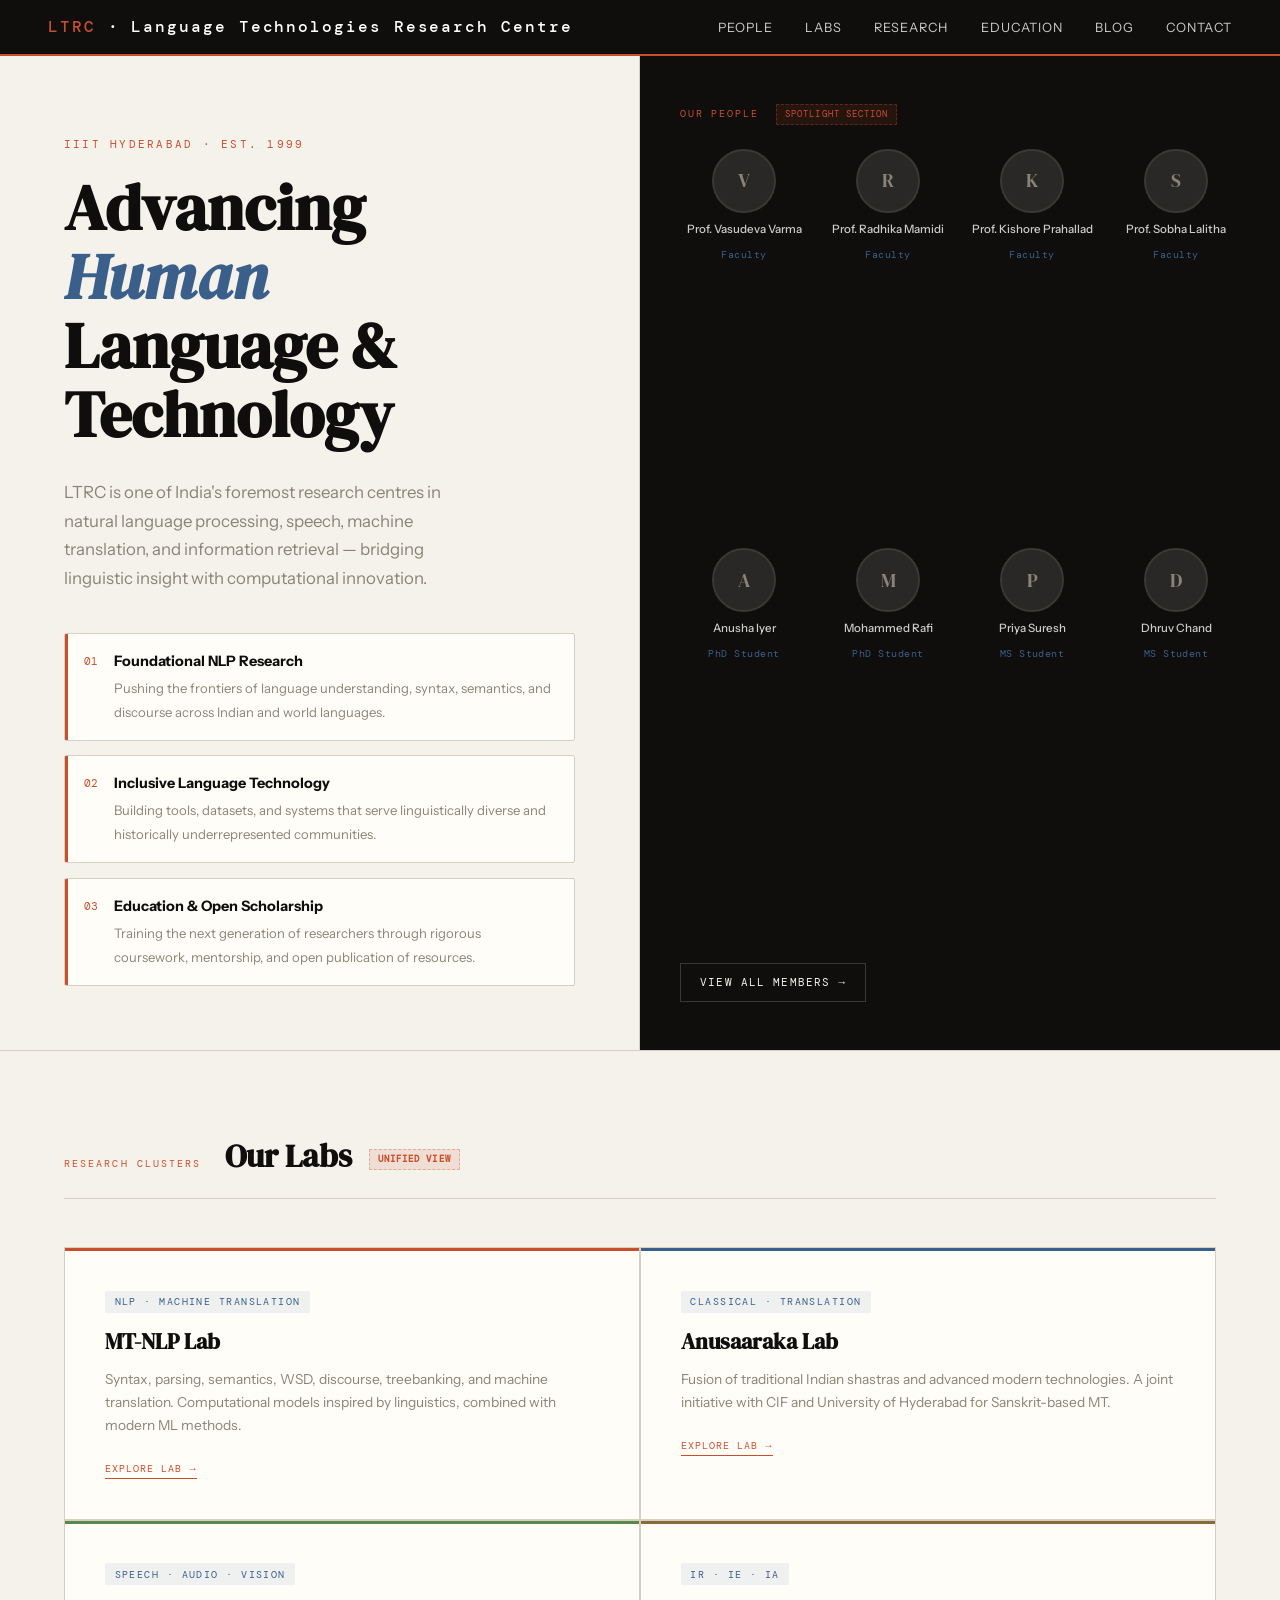
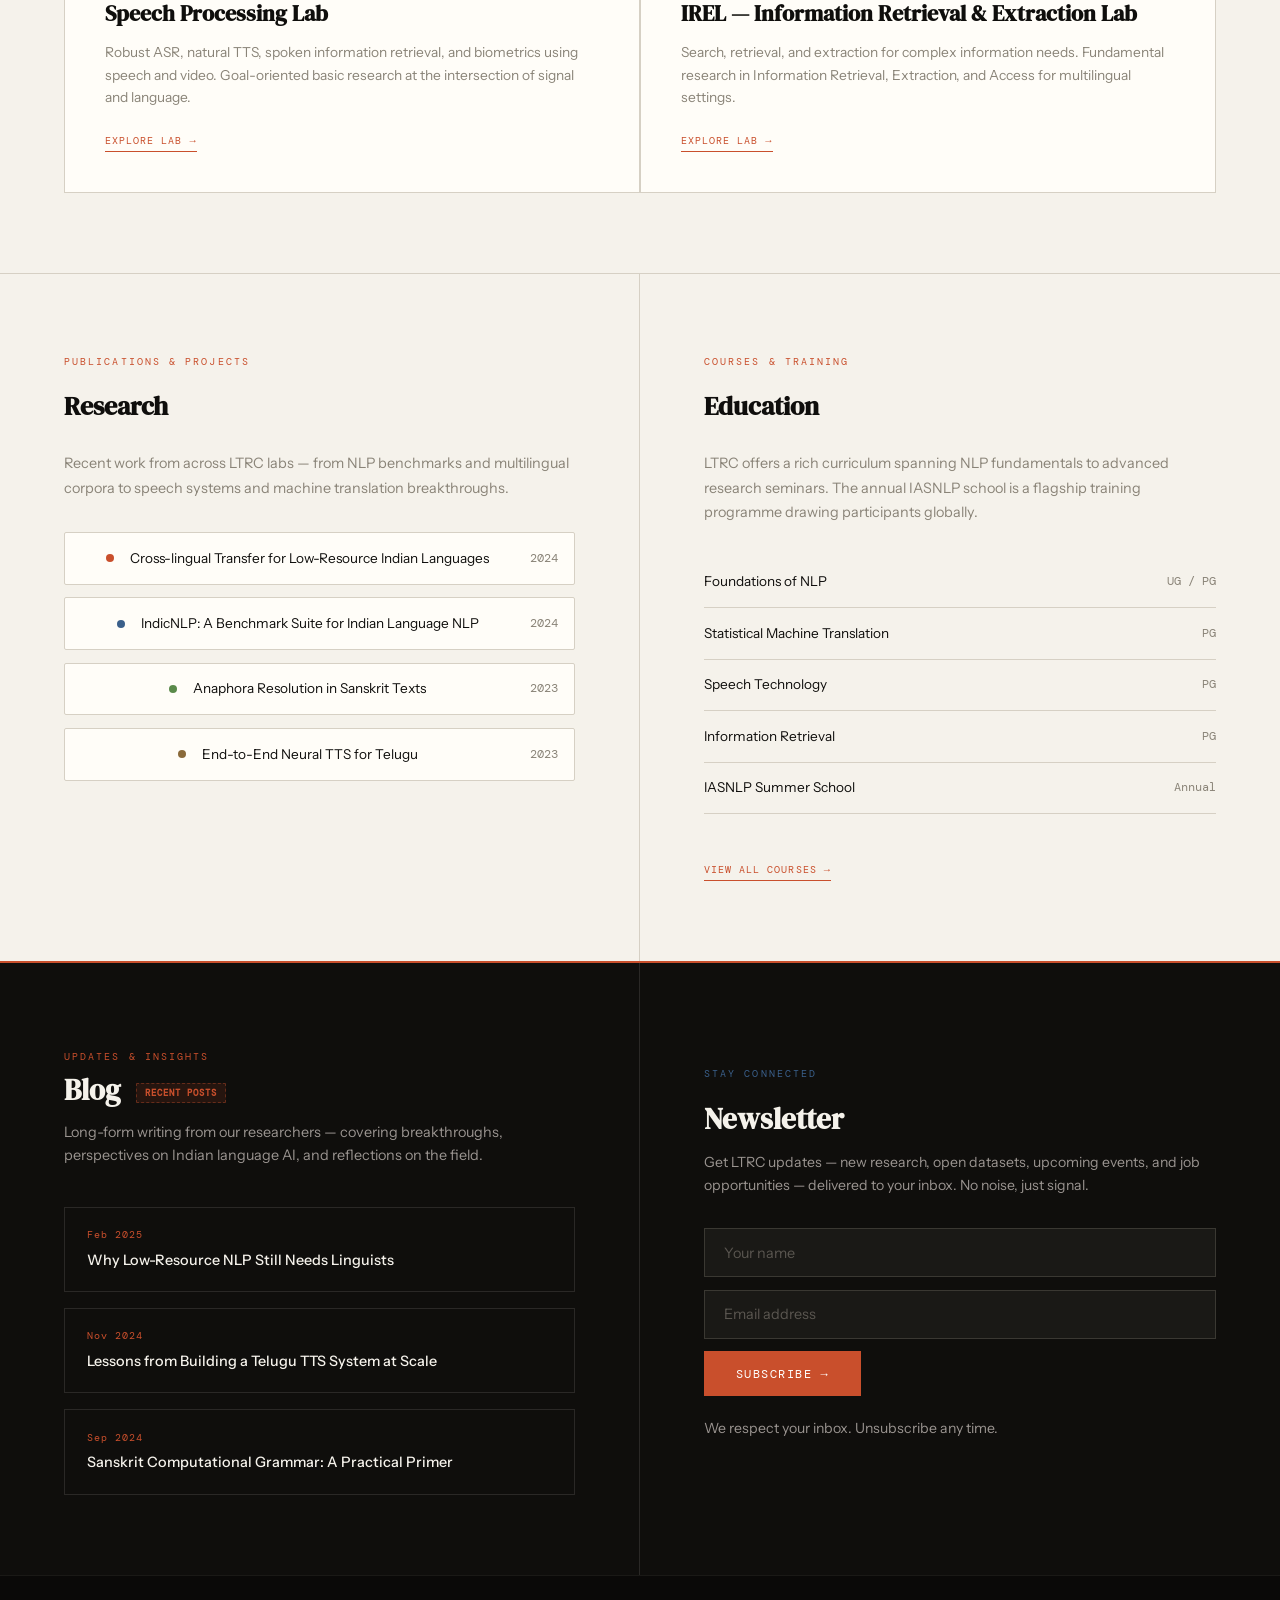
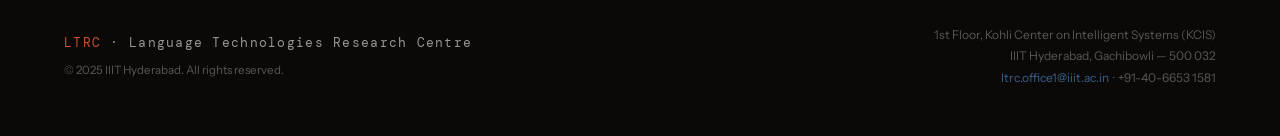
<file: anuura/webpage/webpage-semiform.html>
<!DOCTYPE html>
<html lang="en">
<head>
<meta charset="UTF-8" />
<meta name="viewport" content="width=device-width, initial-scale=1.0" />
<title>LTRC — Language Technologies Research Centre</title>
<link href="https://fonts.googleapis.com/css2?family=DM+Serif+Display:ital@0;1&family=DM+Mono:wght@400;500&family=Instrument+Sans:wght@400;500;600&display=swap" rel="stylesheet" />
<style>
  *, *::before, *::after { box-sizing: border-box; margin: 0; padding: 0; }

  :root {
    --ink: #0f0e0c;
    --paper: #f5f2eb;
    --accent: #c94f2c;
    --accent2: #3a5f8a;
    --muted: #8a8478;
    --border: #d6d0c4;
    --card: #fffdf8;
  }

  html { scroll-behavior: smooth; }

  body {
    font-family: 'Instrument Sans', sans-serif;
    background: var(--paper);
    color: var(--ink);
    font-size: 15px;
    line-height: 1.6;
  }

  /* ── NAV ── */
  nav {
    position: sticky; top: 0; z-index: 100;
    background: var(--ink);
    color: #fff;
    display: flex; align-items: center; justify-content: space-between;
    padding: 0 3rem;
    height: 56px;
    border-bottom: 2px solid var(--accent);
  }
  .nav-brand {
    font-family: 'DM Mono', monospace;
    font-size: 1rem; font-weight: 500;
    letter-spacing: 0.12em;
    color: #fff;
  }
  .nav-brand span { color: var(--accent); }
  nav ul { list-style: none; display: flex; gap: 2rem; }
  nav ul li a {
    color: #ccc; text-decoration: none;
    font-size: 0.8rem; letter-spacing: 0.08em; text-transform: uppercase;
    transition: color 0.2s;
  }
  nav ul li a:hover { color: var(--accent); }

  /* ── HERO ── */
  .hero {
    display: grid; grid-template-columns: 1fr 1fr;
    min-height: 88vh;
    border-bottom: 1px solid var(--border);
  }
  .hero-left {
    padding: 5rem 4rem 4rem 4rem;
    display: flex; flex-direction: column; justify-content: center;
    border-right: 1px solid var(--border);
  }
  .hero-eyebrow {
    font-family: 'DM Mono', monospace;
    font-size: 0.7rem; letter-spacing: 0.2em; text-transform: uppercase;
    color: var(--accent); margin-bottom: 1.2rem;
  }
  .hero-title {
    font-family: 'DM Serif Display', serif;
    font-size: clamp(2.8rem, 5vw, 4.4rem);
    line-height: 1.08;
    color: var(--ink);
    margin-bottom: 1.8rem;
  }
  .hero-title em { font-style: italic; color: var(--accent2); }
  .hero-sub {
    font-size: 1.05rem; color: var(--muted);
    max-width: 420px; line-height: 1.7;
    margin-bottom: 2.5rem;
  }
  .hero-pillars {
    display: flex; flex-direction: column; gap: 0.9rem;
  }
  .pillar {
    display: flex; align-items: flex-start; gap: 1rem;
    background: var(--card);
    border: 1px solid var(--border);
    padding: 1rem 1.2rem;
    border-radius: 2px;
    position: relative; overflow: hidden;
  }
  .pillar::before {
    content: ''; position: absolute; left: 0; top: 0; bottom: 0;
    width: 3px; background: var(--accent);
  }
  .pillar-num {
    font-family: 'DM Mono', monospace;
    font-size: 0.7rem; color: var(--accent);
    margin-top: 3px; flex-shrink: 0;
  }
  .pillar-text strong { display: block; font-size: 0.9rem; margin-bottom: 0.2rem; }
  .pillar-text span { font-size: 0.82rem; color: var(--muted); }

  /* HERO RIGHT — people strip */
  .hero-right {
    background: var(--ink);
    padding: 3rem 2.5rem;
    display: flex; flex-direction: column;
  }
  .people-label {
    font-family: 'DM Mono', monospace;
    font-size: 0.65rem; letter-spacing: 0.18em; text-transform: uppercase;
    color: var(--accent); margin-bottom: 1.5rem;
  }
  .people-grid {
    display: grid; grid-template-columns: repeat(4, 1fr); gap: 1rem;
    flex: 1;
  }
  .person-card {
    display: flex; flex-direction: column; align-items: center;
    text-align: center; gap: 0.6rem;
  }
  .avatar {
    width: 64px; height: 64px; border-radius: 50%;
    background: #2a2826;
    border: 2px solid #3a3832;
    display: flex; align-items: center; justify-content: center;
    font-family: 'DM Serif Display', serif;
    font-size: 1.2rem; color: var(--muted);
  }
  .person-name {
    font-size: 0.72rem; color: #ccc; font-weight: 500;
    line-height: 1.3;
  }
  .person-role {
    font-family: 'DM Mono', monospace;
    font-size: 0.6rem; color: var(--accent2); letter-spacing: 0.05em;
  }
  .people-cta {
    margin-top: 2rem;
    display: inline-block; align-self: flex-start;
    font-family: 'DM Mono', monospace;
    font-size: 0.7rem; letter-spacing: 0.1em; text-transform: uppercase;
    color: var(--paper); text-decoration: none;
    border: 1px solid #3a3832; padding: 0.6rem 1.2rem;
    transition: all 0.2s;
  }
  .people-cta:hover { background: var(--accent); border-color: var(--accent); }

  /* ── LABS ── */
  .section { padding: 5rem 4rem; }
  .section-header {
    display: flex; align-items: baseline; gap: 1.5rem;
    margin-bottom: 3rem; border-bottom: 1px solid var(--border); padding-bottom: 1rem;
  }
  .section-label {
    font-family: 'DM Mono', monospace;
    font-size: 0.65rem; letter-spacing: 0.2em; text-transform: uppercase;
    color: var(--accent);
  }
  .section-title {
    font-family: 'DM Serif Display', serif;
    font-size: 2rem; color: var(--ink);
  }

  .labs-grid {
    display: grid; grid-template-columns: repeat(2, 1fr); gap: 1.5px;
    background: var(--border);
    border: 1px solid var(--border);
  }
  .lab-card {
    background: var(--card);
    padding: 2.5rem;
    transition: background 0.2s;
    cursor: pointer;
    position: relative;
  }
  .lab-card:hover { background: #fff; }
  .lab-tag {
    font-family: 'DM Mono', monospace;
    font-size: 0.6rem; letter-spacing: 0.15em; text-transform: uppercase;
    color: var(--accent2);
    background: rgba(58,95,138,0.08);
    padding: 0.2rem 0.6rem; border-radius: 1px;
    display: inline-block; margin-bottom: 1rem;
  }
  .lab-name {
    font-family: 'DM Serif Display', serif;
    font-size: 1.4rem; margin-bottom: 0.8rem; line-height: 1.2;
  }
  .lab-desc { font-size: 0.86rem; color: var(--muted); line-height: 1.65; }
  .lab-link {
    display: inline-block; margin-top: 1.5rem;
    font-family: 'DM Mono', monospace;
    font-size: 0.65rem; letter-spacing: 0.1em; text-transform: uppercase;
    color: var(--accent); text-decoration: none;
    border-bottom: 1px solid var(--accent); padding-bottom: 1px;
  }
  .lab-card:hover .lab-link { letter-spacing: 0.16em; }
  .lab-accent-bar {
    position: absolute; top: 0; left: 0; right: 0;
    height: 3px;
  }
  .lab-card:nth-child(1) .lab-accent-bar { background: var(--accent); }
  .lab-card:nth-child(2) .lab-accent-bar { background: var(--accent2); }
  .lab-card:nth-child(3) .lab-accent-bar { background: #5a8a4a; }
  .lab-card:nth-child(4) .lab-accent-bar { background: #8a6a3a; }

  /* ── RESEARCH + EDUCATION ── */
  .re-section {
    display: grid; grid-template-columns: 1fr 1fr;
    border-top: 1px solid var(--border);
  }
  .re-panel {
    padding: 5rem 4rem;
  }
  .re-panel:first-child { border-right: 1px solid var(--border); }
  .re-panel .section-label { display: block; margin-bottom: 1rem; }
  .re-panel .section-title { font-size: 1.6rem; margin-bottom: 1.5rem; }
  .re-panel p { font-size: 0.9rem; color: var(--muted); margin-bottom: 2rem; line-height: 1.7; }
  .re-items { display: flex; flex-direction: column; gap: 0.8rem; }
  .re-item {
    display: flex; align-items: center; gap: 1rem;
    padding: 0.9rem 1rem;
    background: var(--card); border: 1px solid var(--border);
    border-radius: 2px; text-decoration: none; color: var(--ink);
    font-size: 0.85rem; transition: border-color 0.2s;
  }
  .re-item:hover { border-color: var(--accent2); }
  .re-dot {
    width: 8px; height: 8px; border-radius: 50%; flex-shrink: 0;
    background: var(--accent2);
  }
  .re-item span { color: var(--muted); font-size: 0.75rem; margin-left: auto;
    font-family: 'DM Mono', monospace; }

  /* courses */
  .course-table { width: 100%; border-collapse: collapse; }
  .course-table tr { border-bottom: 1px solid var(--border); }
  .course-table td { padding: 0.9rem 0; font-size: 0.85rem; }
  .course-table td:last-child { color: var(--muted); font-size: 0.75rem;
    font-family: 'DM Mono', monospace; text-align: right; }

  /* ── BLOG / NEWSLETTER ── */
  .blog-section {
    background: var(--ink); color: var(--paper);
    border-top: 2px solid var(--accent);
  }
  .blog-inner {
    display: grid; grid-template-columns: 1fr 1fr;
    min-height: 480px;
  }
  .blog-left {
    padding: 5rem 4rem;
    border-right: 1px solid #2a2826;
  }
  .blog-left .section-label { color: var(--accent); }
  .blog-left .section-title { color: var(--paper); font-size: 1.8rem; margin-bottom: 0.5rem; }
  .blog-left p { color: #9a9490; font-size: 0.9rem; margin-bottom: 2.5rem; }
  .blog-cards { display: flex; flex-direction: column; gap: 1rem; }
  .blog-card {
    padding: 1.2rem 1.4rem;
    border: 1px solid #2a2826;
    cursor: pointer; transition: border-color 0.2s;
  }
  .blog-card:hover { border-color: var(--accent); }
  .blog-date {
    font-family: 'DM Mono', monospace;
    font-size: 0.6rem; color: var(--accent); letter-spacing: 0.1em;
    margin-bottom: 0.4rem;
  }
  .blog-title-text { font-size: 0.9rem; color: var(--paper); font-weight: 500; }

  /* newsletter */
  .newsletter-right {
    padding: 5rem 4rem;
    display: flex; flex-direction: column; justify-content: center;
  }
  .newsletter-right .section-label { color: var(--accent2); }
  .newsletter-right h3 {
    font-family: 'DM Serif Display', serif;
    font-size: 1.8rem; color: var(--paper);
    margin: 0.8rem 0 0.6rem;
  }
  .newsletter-right p { color: #9a9490; font-size: 0.88rem; margin-bottom: 2rem; }
  .nl-form { display: flex; flex-direction: column; gap: 0.8rem; }
  .nl-input {
    background: #1a1916; border: 1px solid #3a3832;
    padding: 0.9rem 1.2rem; color: var(--paper);
    font-family: 'Instrument Sans', sans-serif; font-size: 0.9rem;
    outline: none; width: 100%;
    transition: border-color 0.2s;
  }
  .nl-input:focus { border-color: var(--accent2); }
  .nl-input::placeholder { color: #5a5650; }
  .nl-btn {
    background: var(--accent); color: #fff;
    border: none; padding: 0.9rem 2rem;
    font-family: 'DM Mono', monospace;
    font-size: 0.75rem; letter-spacing: 0.12em; text-transform: uppercase;
    cursor: pointer; transition: background 0.2s; align-self: flex-start;
  }
  .nl-btn:hover { background: #a83e20; }
  .nl-note { font-size: 0.72rem; color: #5a5650; margin-top: 0.5rem; }

  /* ── FOOTER ── */
  footer {
    background: #0a0908; color: #5a5650;
    padding: 3rem 4rem;
    display: flex; justify-content: space-between; align-items: center;
    border-top: 1px solid #1a1916;
  }
  .footer-brand {
    font-family: 'DM Mono', monospace;
    font-size: 0.8rem; letter-spacing: 0.1em;
    color: #9a9490;
  }
  .footer-brand span { color: var(--accent); }
  .footer-info { font-size: 0.75rem; line-height: 1.8; text-align: right; }
  .footer-info a { color: var(--accent2); text-decoration: none; }

  /* wireframe annotation overlay */
  .wf-tag {
    display: inline-block;
    font-family: 'DM Mono', monospace;
    font-size: 0.55rem; letter-spacing: 0.12em; text-transform: uppercase;
    background: rgba(201,79,44,0.12); color: var(--accent);
    border: 1px dashed rgba(201,79,44,0.35);
    padding: 0.15rem 0.5rem; border-radius: 1px;
    vertical-align: middle; margin-left: 0.6rem;
  }

  @media (max-width: 900px) {
    .hero { grid-template-columns: 1fr; }
    .hero-right { min-height: 300px; }
    .re-section { grid-template-columns: 1fr; }
    .blog-inner { grid-template-columns: 1fr; }
    .labs-grid { grid-template-columns: 1fr; }
    .section { padding: 3rem 1.5rem; }
    .people-grid { grid-template-columns: repeat(3, 1fr); }
  }
</style>
</head>
<body>

<!-- NAV -->
<nav>
  <div class="nav-brand"><span>LTRC</span> · Language Technologies Research Centre</div>
  <ul>
    <li><a href="#people">People</a></li>
    <li><a href="#labs">Labs</a></li>
    <li><a href="#research">Research</a></li>
    <li><a href="#education">Education</a></li>
    <li><a href="#blog">Blog</a></li>
    <li><a href="#contact">Contact</a></li>
  </ul>
</nav>

<!-- HERO -->
<section class="hero">
  <div class="hero-left">
    <p class="hero-eyebrow">IIIT Hyderabad · Est. 1999</p>
    <h1 class="hero-title">
      Advancing <em>Human</em><br/>Language &amp;<br/>Technology
    </h1>
    <p class="hero-sub">
      LTRC is one of India's foremost research centres in natural language processing, speech, machine translation, and information retrieval — bridging linguistic insight with computational innovation.
    </p>

    <!-- 3 PILLARS -->
    <div class="hero-pillars">
      <div class="pillar">
        <span class="pillar-num">01</span>
        <div class="pillar-text">
          <strong>Foundational NLP Research</strong>
          <span>Pushing the frontiers of language understanding, syntax, semantics, and discourse across Indian and world languages.</span>
        </div>
      </div>
      <div class="pillar">
        <span class="pillar-num">02</span>
        <div class="pillar-text">
          <strong>Inclusive Language Technology</strong>
          <span>Building tools, datasets, and systems that serve linguistically diverse and historically underrepresented communities.</span>
        </div>
      </div>
      <div class="pillar">
        <span class="pillar-num">03</span>
        <div class="pillar-text">
          <strong>Education &amp; Open Scholarship</strong>
          <span>Training the next generation of researchers through rigorous coursework, mentorship, and open publication of resources.</span>
        </div>
      </div>
    </div>
  </div>

  <!-- PEOPLE STRIP -->
  <div class="hero-right" id="people">
    <p class="people-label">Our People <span class="wf-tag">spotlight section</span></p>
    <div class="people-grid">
      <!-- Row 1 — Faculty -->
      <div class="person-card">
        <div class="avatar">V</div>
        <div class="person-name">Prof. Vasudeva Varma</div>
        <div class="person-role">Faculty</div>
      </div>
      <div class="person-card">
        <div class="avatar">R</div>
        <div class="person-name">Prof. Radhika Mamidi</div>
        <div class="person-role">Faculty</div>
      </div>
      <div class="person-card">
        <div class="avatar">K</div>
        <div class="person-name">Prof. Kishore Prahallad</div>
        <div class="person-role">Faculty</div>
      </div>
      <div class="person-card">
        <div class="avatar">S</div>
        <div class="person-name">Prof. Sobha Lalitha</div>
        <div class="person-role">Faculty</div>
      </div>
      <!-- Row 2 — PhD Students -->
      <div class="person-card">
        <div class="avatar">A</div>
        <div class="person-name">Anusha Iyer</div>
        <div class="person-role">PhD Student</div>
      </div>
      <div class="person-card">
        <div class="avatar">M</div>
        <div class="person-name">Mohammed Rafi</div>
        <div class="person-role">PhD Student</div>
      </div>
      <div class="person-card">
        <div class="avatar">P</div>
        <div class="person-name">Priya Suresh</div>
        <div class="person-role">MS Student</div>
      </div>
      <div class="person-card">
        <div class="avatar">D</div>
        <div class="person-name">Dhruv Chand</div>
        <div class="person-role">MS Student</div>
      </div>
    </div>
    <a href="#" class="people-cta">View All Members →</a>
  </div>
</section>

<!-- LABS -->
<section class="section" id="labs">
  <div class="section-header">
    <span class="section-label">Research Clusters</span>
    <h2 class="section-title">Our Labs <span class="wf-tag">unified view</span></h2>
  </div>
  <div class="labs-grid">
    <div class="lab-card">
      <div class="lab-accent-bar"></div>
      <span class="lab-tag">NLP · Machine Translation</span>
      <h3 class="lab-name">MT-NLP Lab</h3>
      <p class="lab-desc">Syntax, parsing, semantics, WSD, discourse, treebanking, and machine translation. Computational models inspired by linguistics, combined with modern ML methods.</p>
      <a href="#" class="lab-link">Explore Lab →</a>
    </div>
    <div class="lab-card">
      <div class="lab-accent-bar"></div>
      <span class="lab-tag">Classical · Translation</span>
      <h3 class="lab-name">Anusaaraka Lab</h3>
      <p class="lab-desc">Fusion of traditional Indian shastras and advanced modern technologies. A joint initiative with CIF and University of Hyderabad for Sanskrit-based MT.</p>
      <a href="#" class="lab-link">Explore Lab →</a>
    </div>
    <div class="lab-card">
      <div class="lab-accent-bar"></div>
      <span class="lab-tag">Speech · Audio · Vision</span>
      <h3 class="lab-name">Speech Processing Lab</h3>
      <p class="lab-desc">Robust ASR, natural TTS, spoken information retrieval, and biometrics using speech and video. Goal-oriented basic research at the intersection of signal and language.</p>
      <a href="#" class="lab-link">Explore Lab →</a>
    </div>
    <div class="lab-card">
      <div class="lab-accent-bar"></div>
      <span class="lab-tag">IR · IE · IA</span>
      <h3 class="lab-name">IREL — Information Retrieval &amp; Extraction Lab</h3>
      <p class="lab-desc">Search, retrieval, and extraction for complex information needs. Fundamental research in Information Retrieval, Extraction, and Access for multilingual settings.</p>
      <a href="#" class="lab-link">Explore Lab →</a>
    </div>
  </div>
</section>

<!-- RESEARCH + EDUCATION -->
<div class="re-section">
  <div class="re-panel" id="research">
    <span class="section-label">Publications &amp; Projects</span>
    <h2 class="section-title">Research</h2>
    <p>Recent work from across LTRC labs — from NLP benchmarks and multilingual corpora to speech systems and machine translation breakthroughs.</p>
    <div class="re-items">
      <a class="re-item" href="#">
        <span class="re-dot" style="background: var(--accent)"></span>
        Cross-lingual Transfer for Low-Resource Indian Languages
        <span>2024</span>
      </a>
      <a class="re-item" href="#">
        <span class="re-dot" style="background: var(--accent2)"></span>
        IndicNLP: A Benchmark Suite for Indian Language NLP
        <span>2024</span>
      </a>
      <a class="re-item" href="#">
        <span class="re-dot" style="background: #5a8a4a"></span>
        Anaphora Resolution in Sanskrit Texts
        <span>2023</span>
      </a>
      <a class="re-item" href="#">
        <span class="re-dot" style="background: #8a6a3a"></span>
        End-to-End Neural TTS for Telugu
        <span>2023</span>
      </a>
    </div>
  </div>
  <div class="re-panel" id="education">
    <span class="section-label">Courses &amp; Training</span>
    <h2 class="section-title">Education</h2>
    <p>LTRC offers a rich curriculum spanning NLP fundamentals to advanced research seminars. The annual IASNLP school is a flagship training programme drawing participants globally.</p>
    <table class="course-table">
      <tr>
        <td>Foundations of NLP</td><td>UG / PG</td>
      </tr>
      <tr>
        <td>Statistical Machine Translation</td><td>PG</td>
      </tr>
      <tr>
        <td>Speech Technology</td><td>PG</td>
      </tr>
      <tr>
        <td>Information Retrieval</td><td>PG</td>
      </tr>
      <tr>
        <td>IASNLP Summer School</td><td>Annual</td>
      </tr>
    </table>
    <br/>
    <a href="#" class="lab-link">View All Courses →</a>
  </div>
</div>

<!-- BLOG + NEWSLETTER -->
<section class="blog-section" id="blog">
  <div class="blog-inner">
    <div class="blog-left">
      <span class="section-label">Updates &amp; Insights</span>
      <h2 class="section-title">Blog <span class="wf-tag" style="border-color:rgba(201,79,44,.4)">recent posts</span></h2>
      <p>Long-form writing from our researchers — covering breakthroughs, perspectives on Indian language AI, and reflections on the field.</p>
      <div class="blog-cards">
        <div class="blog-card">
          <div class="blog-date">Feb 2025</div>
          <div class="blog-title-text">Why Low-Resource NLP Still Needs Linguists</div>
        </div>
        <div class="blog-card">
          <div class="blog-date">Nov 2024</div>
          <div class="blog-title-text">Lessons from Building a Telugu TTS System at Scale</div>
        </div>
        <div class="blog-card">
          <div class="blog-date">Sep 2024</div>
          <div class="blog-title-text">Sanskrit Computational Grammar: A Practical Primer</div>
        </div>
      </div>
    </div>
    <div class="newsletter-right">
      <span class="section-label">Stay Connected</span>
      <h3>Newsletter</h3>
      <p>Get LTRC updates — new research, open datasets, upcoming events, and job opportunities — delivered to your inbox. No noise, just signal.</p>
      <div class="nl-form">
        <input class="nl-input" type="text" placeholder="Your name" />
        <input class="nl-input" type="email" placeholder="Email address" />
        <button class="nl-btn">Subscribe →</button>
        <p class="nl-note">We respect your inbox. Unsubscribe any time.</p>
      </div>
    </div>
  </div>
</section>

<!-- FOOTER -->
<footer id="contact">
  <div>
    <div class="footer-brand"><span>LTRC</span> · Language Technologies Research Centre</div>
    <div style="font-size:0.72rem; margin-top:0.5rem;">© 2025 IIIT Hyderabad. All rights reserved.</div>
  </div>
  <div class="footer-info">
    1st Floor, Kohli Center on Intelligent Systems (KCIS)<br/>
    IIIT Hyderabad, Gachibowli — 500 032<br/>
    <a href="mailto:ltrc.office1@iiit.ac.in">ltrc.office1@iiit.ac.in</a> &nbsp;·&nbsp; +91-40-6653 1581
  </div>
</footer>

</body>
</html>
</file>
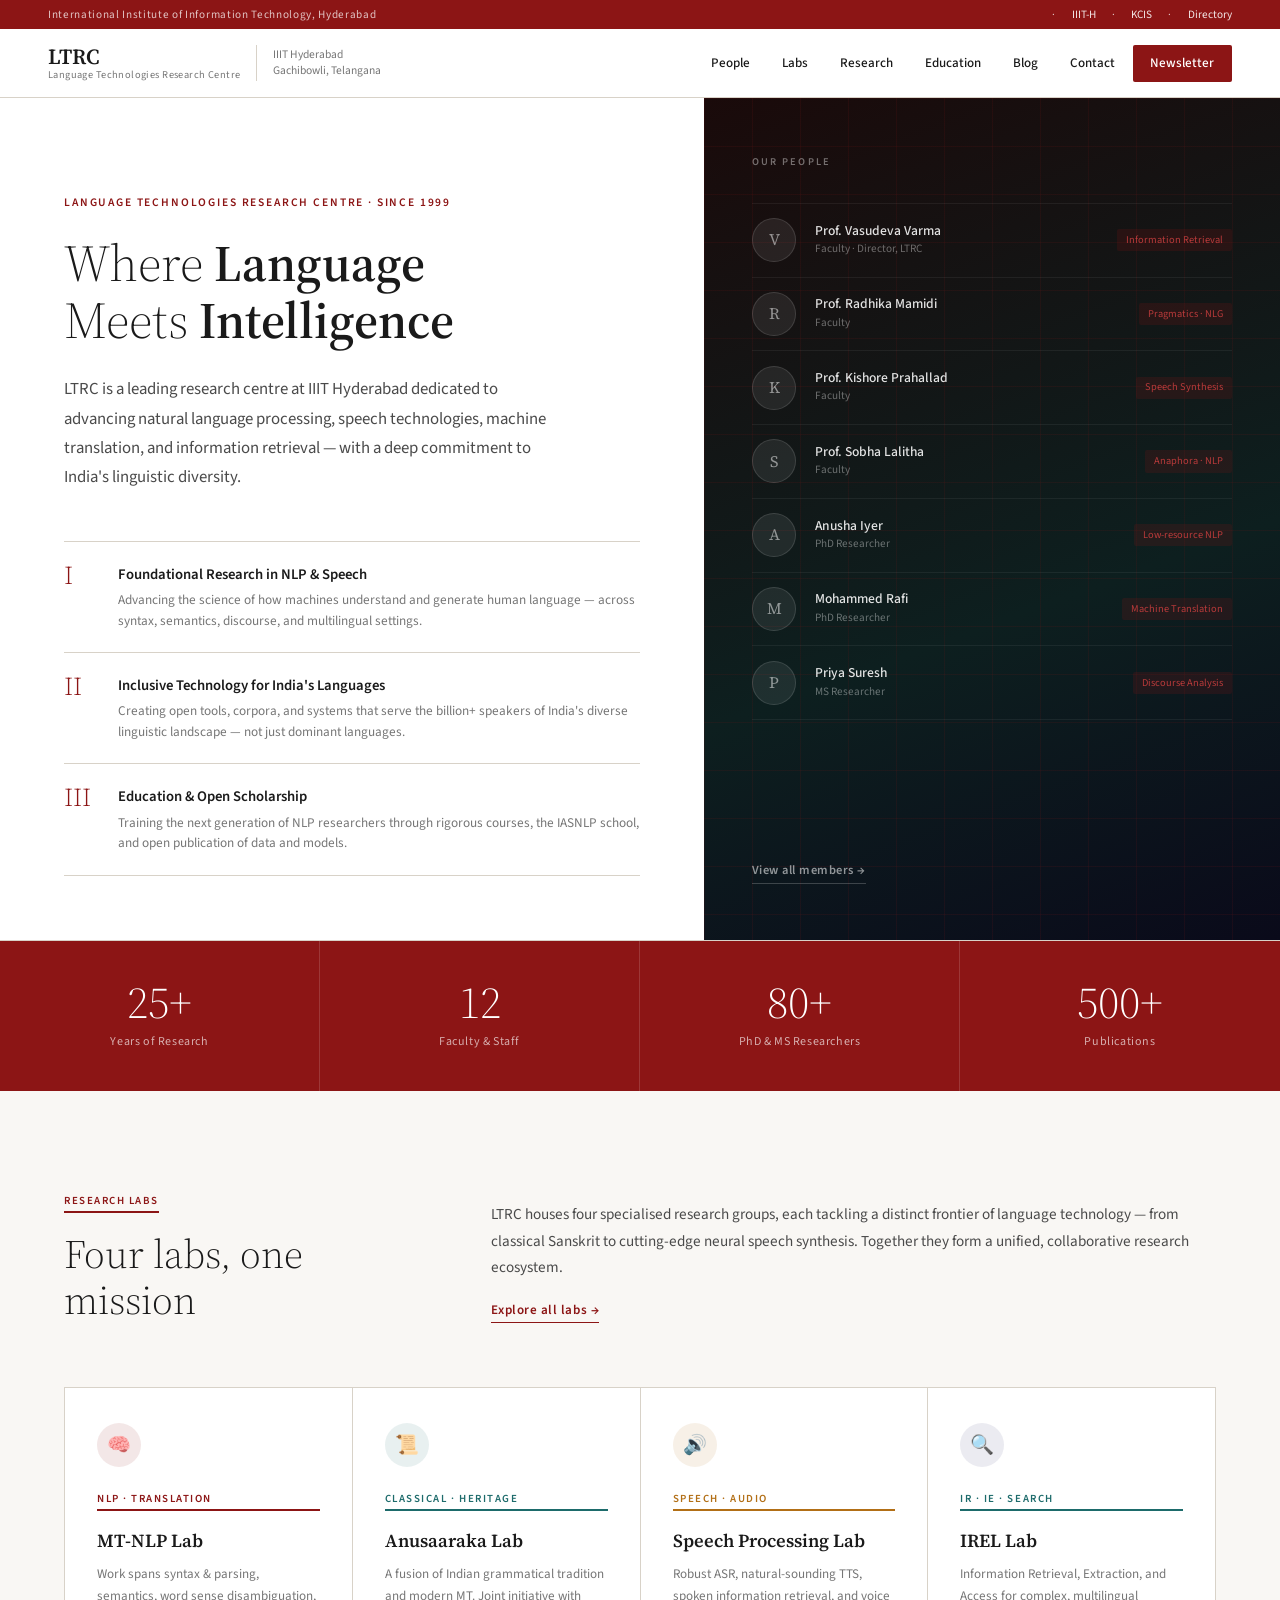
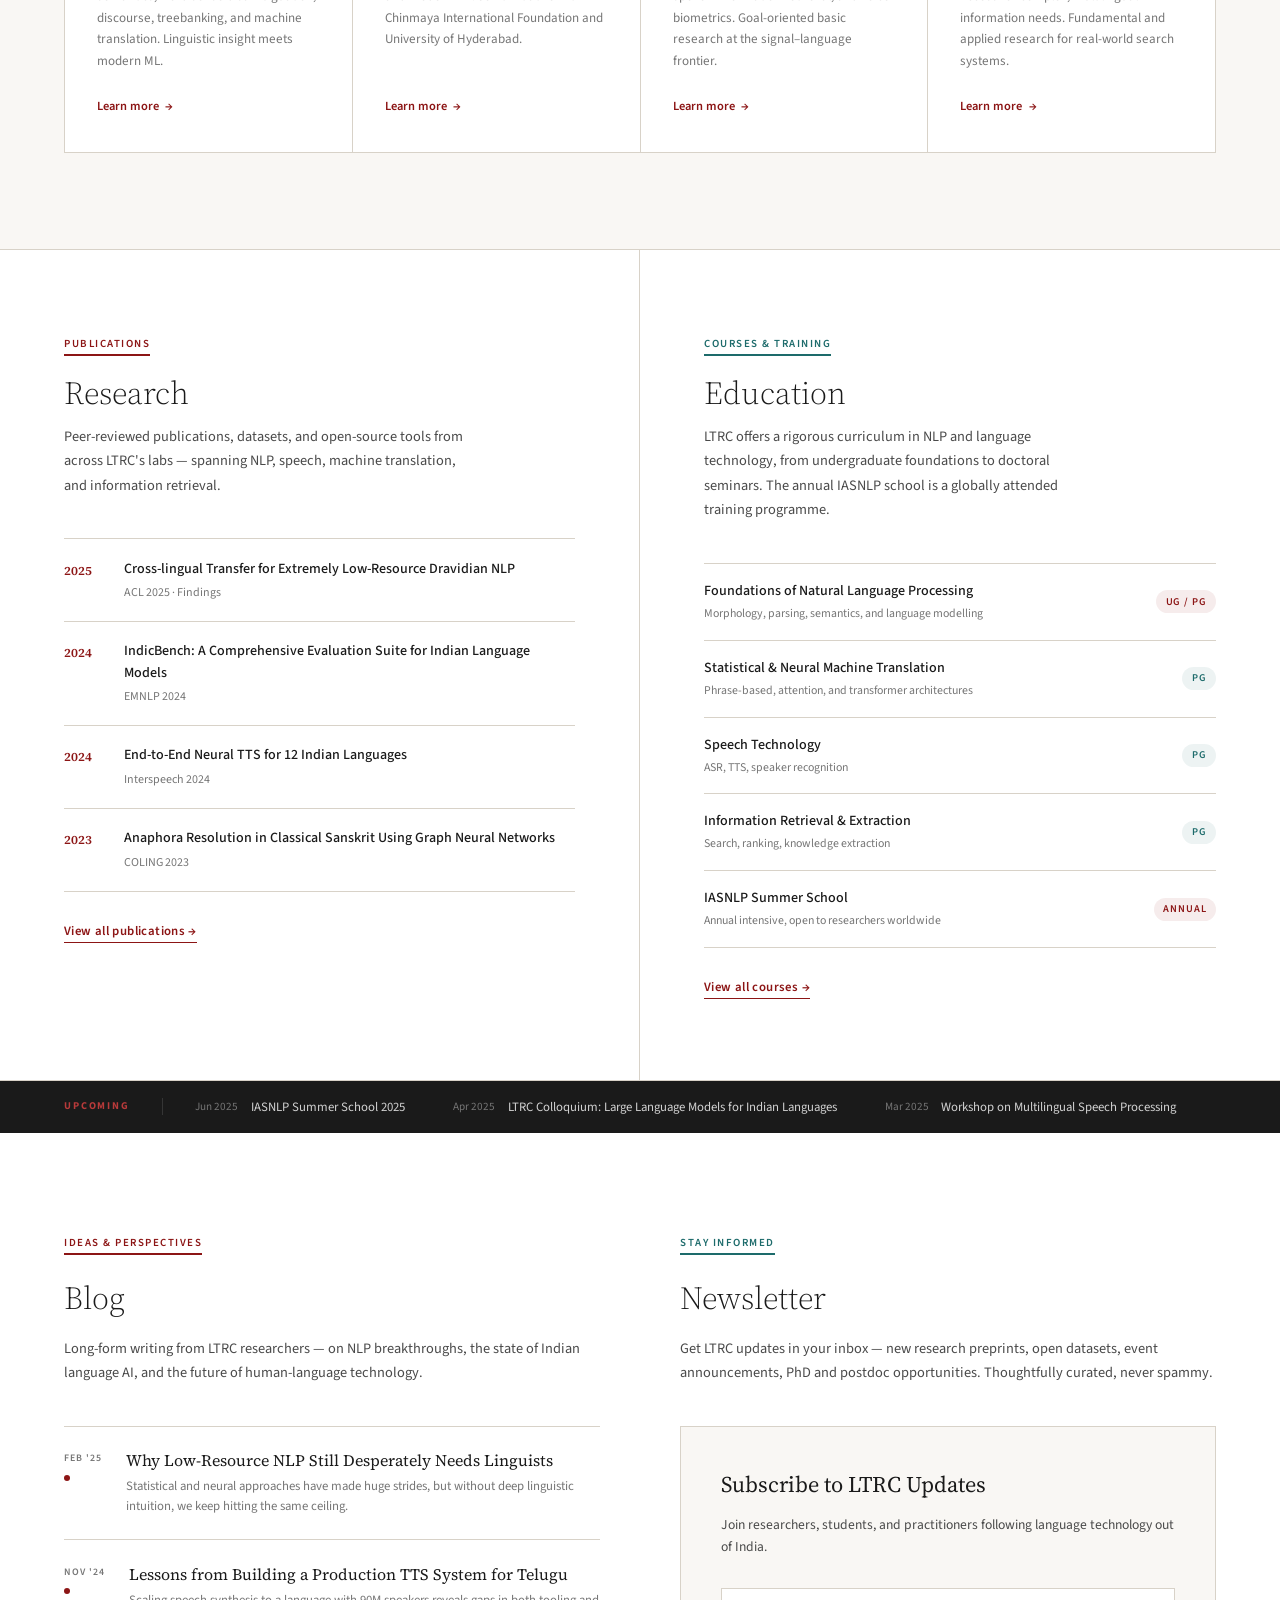
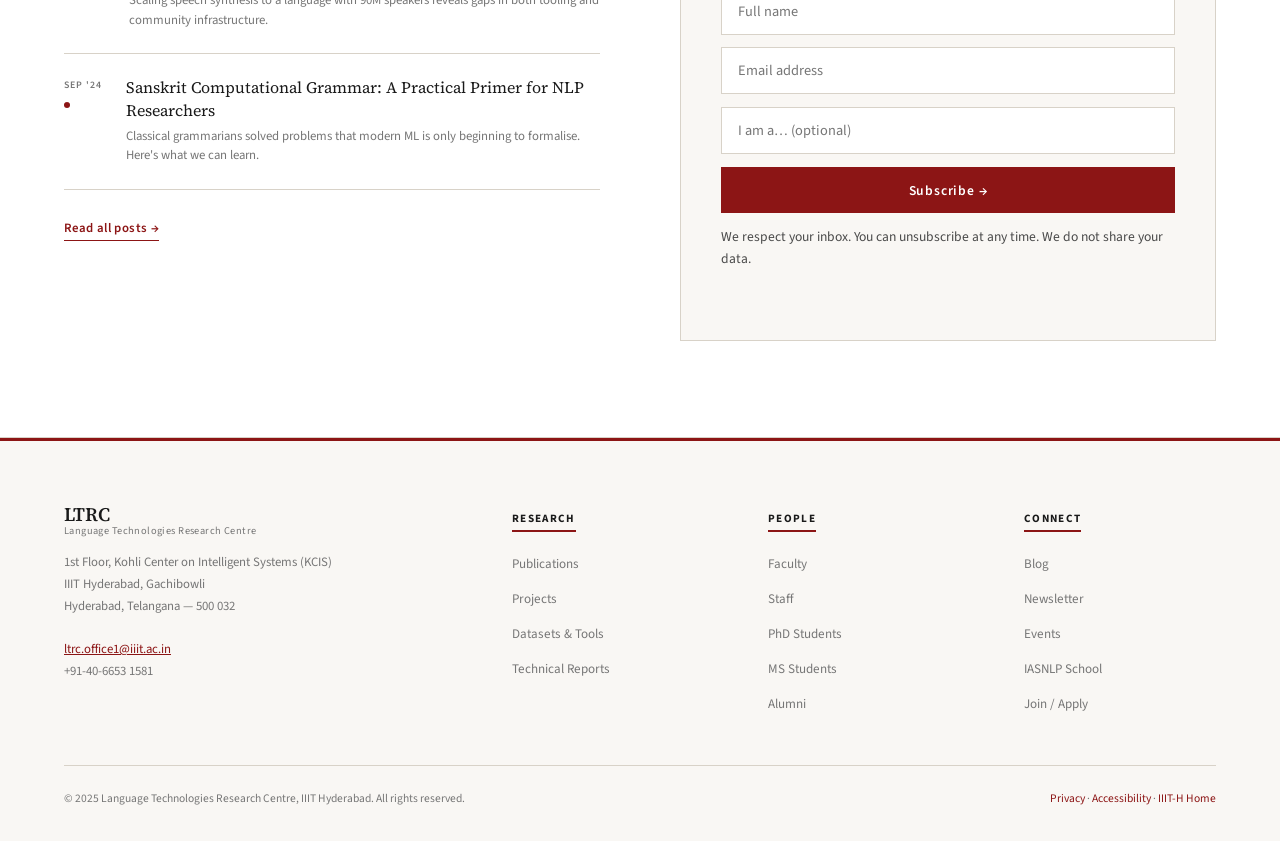
<file: anuura/webpage/wireframe-stanfordform.html>
<!DOCTYPE html>
<html lang="en">
<head>
<meta charset="UTF-8" />
<meta name="viewport" content="width=device-width, initial-scale=1.0" />
<title>LTRC — Language Technologies Research Centre</title>
<link href="https://fonts.googleapis.com/css2?family=Source+Serif+4:ital,opsz,wght@0,8..60,300;0,8..60,400;0,8..60,600;1,8..60,300;1,8..60,400&family=Source+Sans+3:wght@300;400;500;600&display=swap" rel="stylesheet" />
<style>
*, *::before, *::after { box-sizing: border-box; margin: 0; padding: 0; }

:root {
  --red:    #8c1515;   /* IIIT cardinal */
  --red-lt: #b83a3a;
  --gold:   #b26f16;
  --ink:    #1a1a1a;
  --mid:    #4a4a4a;
  --muted:  #767676;
  --border: #d8d2c8;
  --warm:   #f9f7f4;
  --white:  #ffffff;
  --teal:   #1d6b6b;
}

html { font-size: 16px; scroll-behavior: smooth; }

body {
  font-family: 'Source Sans 3', sans-serif;
  background: var(--white);
  color: var(--ink);
  line-height: 1.6;
}

/* ── UTILITY ── */
.serif { font-family: 'Source Serif 4', serif; }
.tag {
  display: inline-block;
  font-size: 0.68rem; font-weight: 600; letter-spacing: 0.14em;
  text-transform: uppercase; color: var(--red);
  border-bottom: 2px solid var(--red);
  padding-bottom: 2px; margin-bottom: 1.1rem;
}
.tag.blue  { color: var(--teal); border-color: var(--teal); }
.tag.gold  { color: var(--gold); border-color: var(--gold); }

/* ── HEADER ── */
header {
  background: var(--white);
  border-bottom: 1px solid var(--border);
  position: sticky; top: 0; z-index: 200;
}
.header-top {
  background: var(--red);
  padding: 0.35rem 3rem;
  display: flex; align-items: center; gap: 1rem;
}
.header-top span {
  font-size: 0.7rem; color: rgba(255,255,255,0.75);
  letter-spacing: 0.06em;
}
.header-top a { color: rgba(255,255,255,0.9); font-size: 0.7rem; text-decoration: none; }
.header-top a:hover { text-decoration: underline; }
.header-main {
  display: flex; align-items: center; justify-content: space-between;
  padding: 0 3rem; height: 68px;
}
.logo-block { display: flex; align-items: center; gap: 1rem; }
.logo-wordmark {
  font-family: 'Source Serif 4', serif;
  font-size: 1.35rem; font-weight: 600;
  color: var(--ink); line-height: 1;
}
.logo-wordmark small {
  display: block; font-family: 'Source Sans 3', sans-serif;
  font-size: 0.65rem; font-weight: 400; color: var(--muted);
  letter-spacing: 0.04em; margin-top: 2px;
}
.logo-divider {
  width: 1px; height: 36px; background: var(--border);
}
.logo-iiit {
  font-size: 0.72rem; color: var(--muted);
  line-height: 1.4;
}
nav.main-nav ul {
  list-style: none; display: flex; gap: 0.2rem;
}
nav.main-nav ul li a {
  display: block; padding: 0.5rem 0.9rem;
  font-size: 0.82rem; font-weight: 500;
  color: var(--ink); text-decoration: none;
  border-radius: 2px;
  transition: background 0.15s, color 0.15s;
}
nav.main-nav ul li a:hover { background: var(--warm); color: var(--red); }
.nav-cta {
  background: var(--red) !important; color: #fff !important;
  padding: 0.5rem 1.1rem !important; border-radius: 2px;
}
.nav-cta:hover { background: #6e1010 !important; }

/* ── HERO ── */
.hero {
  display: grid; grid-template-columns: 55fr 45fr;
  min-height: 78vh;
  border-bottom: 1px solid var(--border);
}
.hero-content {
  padding: 6rem 4rem 4rem 4rem;
  display: flex; flex-direction: column; justify-content: center;
}
.hero-kicker {
  font-size: 0.72rem; font-weight: 600; letter-spacing: 0.16em;
  text-transform: uppercase; color: var(--red); margin-bottom: 1.4rem;
}
.hero-h1 {
  font-family: 'Source Serif 4', serif;
  font-size: clamp(2.4rem, 4vw, 3.8rem);
  font-weight: 300; line-height: 1.12;
  color: var(--ink); margin-bottom: 1.6rem;
}
.hero-h1 strong { font-weight: 600; }
.hero-lead {
  font-size: 1.05rem; color: var(--mid);
  max-width: 500px; line-height: 1.75;
  margin-bottom: 3rem;
}
.hero-pillars { display: flex; flex-direction: column; gap: 0; }
.pillar-row {
  display: flex; align-items: flex-start; gap: 1.4rem;
  padding: 1.3rem 0;
  border-top: 1px solid var(--border);
}
.pillar-row:last-child { border-bottom: 1px solid var(--border); }
.pillar-index {
  font-family: 'Source Serif 4', serif;
  font-size: 1.6rem; font-weight: 300; color: var(--red);
  line-height: 1; flex-shrink: 0; width: 2rem;
}
.pillar-body h4 {
  font-size: 0.92rem; font-weight: 600; margin-bottom: 0.25rem;
}
.pillar-body p { font-size: 0.83rem; color: var(--muted); line-height: 1.55; }

/* hero visual side */
.hero-visual {
  background: var(--ink);
  position: relative; overflow: hidden;
  display: flex; flex-direction: column;
}
.hero-visual-bg {
  position: absolute; inset: 0;
  background:
    linear-gradient(160deg, #1a0a0a 0%, #0d1f1f 60%, #0a0a1a 100%);
}
/* decorative grid pattern */
.hero-visual-bg::after {
  content: '';
  position: absolute; inset: 0;
  background-image:
    linear-gradient(rgba(140,21,21,0.12) 1px, transparent 1px),
    linear-gradient(90deg, rgba(140,21,21,0.12) 1px, transparent 1px);
  background-size: 48px 48px;
}
.hero-visual-content {
  position: relative; z-index: 1;
  padding: 3.5rem 3rem;
  display: flex; flex-direction: column; height: 100%;
}
.people-section-label {
  font-size: 0.65rem; font-weight: 600; letter-spacing: 0.2em;
  text-transform: uppercase; color: rgba(255,255,255,0.4);
  margin-bottom: 2rem;
}
.people-list { display: flex; flex-direction: column; gap: 0; flex: 1; }
.person-row {
  display: flex; align-items: center; gap: 1.2rem;
  padding: 0.9rem 0;
  border-bottom: 1px solid rgba(255,255,255,0.06);
  cursor: pointer;
  transition: background 0.15s;
}
.person-row:first-child { border-top: 1px solid rgba(255,255,255,0.06); }
.person-row:hover { background: rgba(255,255,255,0.03); }
.avatar {
  width: 44px; height: 44px; border-radius: 50%; flex-shrink: 0;
  background: rgba(255,255,255,0.08);
  display: flex; align-items: center; justify-content: center;
  font-family: 'Source Serif 4', serif;
  font-size: 1rem; color: rgba(255,255,255,0.5);
  border: 1px solid rgba(255,255,255,0.12);
}
.person-info { flex: 1; }
.person-name {
  font-size: 0.85rem; font-weight: 500; color: rgba(255,255,255,0.88);
  line-height: 1.2;
}
.person-role {
  font-size: 0.7rem; color: rgba(255,255,255,0.38);
  margin-top: 1px;
}
.person-area {
  font-size: 0.65rem; color: var(--red-lt);
  background: rgba(140,21,21,0.18);
  padding: 0.18rem 0.55rem; border-radius: 2px;
}
.people-view-all {
  margin-top: 2rem; align-self: flex-start;
  font-size: 0.78rem; font-weight: 600;
  color: rgba(255,255,255,0.55); text-decoration: none;
  letter-spacing: 0.04em;
  border-bottom: 1px solid rgba(255,255,255,0.2); padding-bottom: 2px;
}
.people-view-all:hover { color: #fff; border-color: #fff; }

/* ── STATS BAND ── */
.stats-band {
  background: var(--red);
  display: grid; grid-template-columns: repeat(4, 1fr);
}
.stat {
  padding: 2.5rem 2rem;
  border-right: 1px solid rgba(255,255,255,0.15);
  text-align: center;
}
.stat:last-child { border-right: none; }
.stat-num {
  font-family: 'Source Serif 4', serif;
  font-size: 2.8rem; font-weight: 300; color: #fff;
  line-height: 1;
}
.stat-label {
  font-size: 0.75rem; color: rgba(255,255,255,0.65);
  margin-top: 0.4rem; letter-spacing: 0.05em;
}

/* ── LABS ── */
.labs-section {
  background: var(--warm);
  padding: 6rem 4rem;
  border-bottom: 1px solid var(--border);
}
.section-intro {
  display: grid; grid-template-columns: 1fr 2fr;
  gap: 4rem; align-items: end;
  margin-bottom: 4rem;
}
.section-intro h2 {
  font-family: 'Source Serif 4', serif;
  font-size: 2.5rem; font-weight: 300; line-height: 1.15;
}
.section-intro p { font-size: 0.95rem; color: var(--mid); line-height: 1.75; }
.section-intro a {
  display: inline-block; margin-top: 1.2rem;
  font-size: 0.82rem; font-weight: 600; color: var(--red);
  text-decoration: none; letter-spacing: 0.04em;
  border-bottom: 1px solid var(--red); padding-bottom: 1px;
}

.labs-grid {
  display: grid; grid-template-columns: repeat(4, 1fr);
  gap: 1px; background: var(--border);
  border: 1px solid var(--border);
}
.lab-card {
  background: var(--white);
  padding: 2.2rem 2rem;
  display: flex; flex-direction: column;
  transition: background 0.2s;
  cursor: pointer;
}
.lab-card:hover { background: #faf8f5; }
.lab-icon {
  width: 44px; height: 44px;
  border-radius: 50%;
  display: flex; align-items: center; justify-content: center;
  font-size: 1.2rem; margin-bottom: 1.4rem; flex-shrink: 0;
}
.lab-card:nth-child(1) .lab-icon { background: rgba(140,21,21,0.1); }
.lab-card:nth-child(2) .lab-icon { background: rgba(29,107,107,0.1); }
.lab-card:nth-child(3) .lab-icon { background: rgba(178,111,22,0.1); }
.lab-card:nth-child(4) .lab-icon { background: rgba(60,60,120,0.1); }
.lab-name {
  font-family: 'Source Serif 4', serif;
  font-size: 1.15rem; font-weight: 600;
  margin-bottom: 0.8rem; line-height: 1.25;
}
.lab-desc {
  font-size: 0.82rem; color: var(--muted);
  line-height: 1.65; flex: 1;
}
.lab-link {
  display: inline-flex; align-items: center; gap: 0.4rem;
  margin-top: 1.5rem;
  font-size: 0.78rem; font-weight: 600; color: var(--red);
  text-decoration: none;
}
.lab-link::after { content: '→'; }
.lab-link:hover { gap: 0.7rem; }

/* ── RESEARCH + EDUCATION ROW ── */
.re-row {
  display: grid; grid-template-columns: 1fr 1fr;
  border-bottom: 1px solid var(--border);
}
.re-col {
  padding: 5rem 4rem;
}
.re-col:first-child { border-right: 1px solid var(--border); }
.re-col h2 {
  font-family: 'Source Serif 4', serif;
  font-size: 2rem; font-weight: 300;
  margin-bottom: 0.8rem; line-height: 1.2;
}
.re-col > p {
  font-size: 0.9rem; color: var(--mid); line-height: 1.7;
  margin-bottom: 2.5rem; max-width: 400px;
}
.pub-list { display: flex; flex-direction: column; gap: 0; }
.pub-item {
  display: flex; gap: 1.5rem;
  padding: 1.2rem 0;
  border-top: 1px solid var(--border);
  cursor: pointer;
  transition: background 0.15s;
}
.pub-item:last-child { border-bottom: 1px solid var(--border); }
.pub-year {
  font-family: 'Source Serif 4', serif;
  font-size: 0.78rem; color: var(--red); font-weight: 600;
  white-space: nowrap; padding-top: 2px; min-width: 36px;
}
.pub-title {
  font-size: 0.88rem; color: var(--ink); line-height: 1.5;
  font-weight: 500;
}
.pub-venue {
  font-size: 0.75rem; color: var(--muted); margin-top: 0.2rem;
}
.view-more {
  display: inline-block; margin-top: 1.8rem;
  font-size: 0.8rem; font-weight: 600; color: var(--red);
  text-decoration: none; border-bottom: 1px solid var(--red);
  padding-bottom: 1px; letter-spacing: 0.03em;
}

/* courses */
.course-list { display: flex; flex-direction: column; gap: 0; }
.course-item {
  display: grid; grid-template-columns: 1fr auto;
  gap: 1rem; align-items: center;
  padding: 1rem 0;
  border-top: 1px solid var(--border);
  cursor: pointer;
}
.course-item:last-child { border-bottom: 1px solid var(--border); }
.course-name { font-size: 0.88rem; font-weight: 500; }
.course-sub { font-size: 0.74rem; color: var(--muted); margin-top: 0.15rem; }
.course-badge {
  font-size: 0.65rem; font-weight: 600; letter-spacing: 0.08em;
  text-transform: uppercase; color: var(--teal);
  background: rgba(29,107,107,0.08);
  padding: 0.2rem 0.6rem; border-radius: 20px; white-space: nowrap;
}
.course-badge.red {
  color: var(--red); background: rgba(140,21,21,0.08);
}

/* ── BLOG / NEWSLETTER SECTION ── */
.content-section {
  background: var(--white);
  padding: 6rem 4rem;
  border-bottom: 1px solid var(--border);
}
.content-grid {
  display: grid; grid-template-columns: 1fr 1fr;
  gap: 5rem;
}
.content-col h2 {
  font-family: 'Source Serif 4', serif;
  font-size: 2rem; font-weight: 300; margin-bottom: 0.8rem;
}
.content-col > p {
  font-size: 0.9rem; color: var(--mid); line-height: 1.7;
  margin-bottom: 2.5rem;
}

.blog-cards { display: flex; flex-direction: column; gap: 0; }
.blog-card {
  display: grid; grid-template-columns: auto 1fr;
  gap: 1.5rem; padding: 1.4rem 0;
  border-top: 1px solid var(--border);
  cursor: pointer;
}
.blog-card:last-child { border-bottom: 1px solid var(--border); }
.blog-meta { display: flex; flex-direction: column; gap: 0.3rem; padding-top: 2px; }
.blog-month {
  font-size: 0.62rem; font-weight: 600; color: var(--muted);
  letter-spacing: 0.1em; text-transform: uppercase;
  white-space: nowrap;
}
.blog-dot {
  width: 6px; height: 6px; border-radius: 50%;
  background: var(--red); align-self: flex-start; margin-top: 3px;
}
.blog-title {
  font-family: 'Source Serif 4', serif;
  font-size: 1rem; font-weight: 400; line-height: 1.4;
  color: var(--ink); margin-bottom: 0.35rem;
}
.blog-title:hover { color: var(--red); }
.blog-excerpt { font-size: 0.8rem; color: var(--muted); line-height: 1.55; }

/* newsletter */
.nl-box {
  background: var(--warm);
  border: 1px solid var(--border);
  padding: 2.5rem;
}
.nl-box h3 {
  font-family: 'Source Serif 4', serif;
  font-size: 1.4rem; font-weight: 400; margin-bottom: 0.7rem;
}
.nl-box p { font-size: 0.85rem; color: var(--mid); margin-bottom: 1.8rem; line-height: 1.65; }
.nl-field {
  width: 100%; background: var(--white);
  border: 1px solid var(--border); padding: 0.75rem 1rem;
  font-family: 'Source Sans 3', sans-serif; font-size: 0.9rem;
  color: var(--ink); outline: none; margin-bottom: 0.8rem;
  transition: border-color 0.2s;
}
.nl-field:focus { border-color: var(--red); }
.nl-field::placeholder { color: var(--muted); }
.nl-submit {
  width: 100%; background: var(--red); color: #fff;
  border: none; padding: 0.85rem;
  font-family: 'Source Sans 3', sans-serif;
  font-size: 0.85rem; font-weight: 600; letter-spacing: 0.06em;
  cursor: pointer; transition: background 0.2s;
}
.nl-submit:hover { background: #6e1010; }
.nl-fine { font-size: 0.72rem; color: var(--muted); margin-top: 0.8rem; line-height: 1.5; }

/* ── EVENTS TICKER ── */
.events-band {
  background: var(--ink);
  padding: 1rem 4rem;
  display: flex; align-items: center; gap: 2rem;
  overflow: hidden;
}
.events-label {
  font-size: 0.65rem; font-weight: 700; letter-spacing: 0.18em;
  text-transform: uppercase; color: var(--red-lt);
  flex-shrink: 0; border-right: 1px solid rgba(255,255,255,0.12);
  padding-right: 2rem;
}
.events-items { display: flex; gap: 3rem; overflow: hidden; }
.event-item { display: flex; align-items: center; gap: 0.8rem; }
.event-date {
  font-size: 0.7rem; color: rgba(255,255,255,0.4);
  white-space: nowrap;
}
.event-name { font-size: 0.8rem; color: rgba(255,255,255,0.8); white-space: nowrap; }

/* ── FOOTER ── */
footer {
  background: var(--warm);
  border-top: 3px solid var(--red);
  padding: 4rem 4rem 2rem;
}
.footer-grid {
  display: grid; grid-template-columns: 2fr 1fr 1fr 1fr;
  gap: 4rem; margin-bottom: 3rem;
}
.footer-brand .logo-wordmark { font-size: 1.2rem; }
.footer-brand p {
  font-size: 0.8rem; color: var(--muted); margin-top: 1rem; line-height: 1.7;
}
.footer-col h5 {
  font-size: 0.7rem; font-weight: 700; letter-spacing: 0.12em;
  text-transform: uppercase; color: var(--ink);
  margin-bottom: 1.2rem; border-bottom: 2px solid var(--red);
  display: inline-block; padding-bottom: 2px;
}
.footer-col ul { list-style: none; display: flex; flex-direction: column; gap: 0.6rem; }
.footer-col ul li a {
  font-size: 0.82rem; color: var(--muted); text-decoration: none;
  transition: color 0.15s;
}
.footer-col ul li a:hover { color: var(--red); }
.footer-bottom {
  border-top: 1px solid var(--border); padding-top: 1.5rem;
  display: flex; justify-content: space-between; align-items: center;
}
.footer-bottom p { font-size: 0.72rem; color: var(--muted); }
.footer-bottom a { color: var(--red); text-decoration: none; }

/* responsiveness */
@media (max-width: 960px) {
  .hero, .re-row, .content-grid, .footer-grid { grid-template-columns: 1fr; }
  .stats-band { grid-template-columns: repeat(2, 1fr); }
  .labs-grid { grid-template-columns: repeat(2, 1fr); }
  .section-intro { grid-template-columns: 1fr; }
  .header-main, .labs-section, .content-section, footer { padding-left: 1.5rem; padding-right: 1.5rem; }
  .re-col { padding: 3rem 1.5rem; }
}
</style>
</head>
<body>

<!-- HEADER -->
<header>
  <div class="header-top">
    <span>International Institute of Information Technology, Hyderabad</span>
    <span style="margin-left:auto">·</span>
    <a href="#">IIIT-H</a>
    <span>·</span>
    <a href="#">KCIS</a>
    <span>·</span>
    <a href="#">Directory</a>
  </div>
  <div class="header-main">
    <div class="logo-block">
      <div class="logo-wordmark">
        LTRC
        <small>Language Technologies Research Centre</small>
      </div>
      <div class="logo-divider"></div>
      <div class="logo-iiit">IIIT Hyderabad<br/>Gachibowli, Telangana</div>
    </div>
    <nav class="main-nav">
      <ul>
        <li><a href="#people">People</a></li>
        <li><a href="#labs">Labs</a></li>
        <li><a href="#research">Research</a></li>
        <li><a href="#education">Education</a></li>
        <li><a href="#blog">Blog</a></li>
        <li><a href="#contact">Contact</a></li>
        <li><a href="#newsletter" class="nav-cta">Newsletter</a></li>
      </ul>
    </nav>
  </div>
</header>

<!-- HERO -->
<section class="hero">
  <div class="hero-content">
    <p class="hero-kicker">Language Technologies Research Centre · Since 1999</p>
    <h1 class="hero-h1">
      Where <strong>Language</strong><br/>Meets <strong>Intelligence</strong>
    </h1>
    <p class="hero-lead">
      LTRC is a leading research centre at IIIT Hyderabad dedicated to advancing natural language processing, speech technologies, machine translation, and information retrieval — with a deep commitment to India's linguistic diversity.
    </p>

    <div class="hero-pillars">
      <div class="pillar-row">
        <div class="pillar-index">I</div>
        <div class="pillar-body">
          <h4>Foundational Research in NLP &amp; Speech</h4>
          <p>Advancing the science of how machines understand and generate human language — across syntax, semantics, discourse, and multilingual settings.</p>
        </div>
      </div>
      <div class="pillar-row">
        <div class="pillar-index">II</div>
        <div class="pillar-body">
          <h4>Inclusive Technology for India's Languages</h4>
          <p>Creating open tools, corpora, and systems that serve the billion+ speakers of India's diverse linguistic landscape — not just dominant languages.</p>
        </div>
      </div>
      <div class="pillar-row">
        <div class="pillar-index">III</div>
        <div class="pillar-body">
          <h4>Education &amp; Open Scholarship</h4>
          <p>Training the next generation of NLP researchers through rigorous courses, the IASNLP school, and open publication of data and models.</p>
        </div>
      </div>
    </div>
  </div>

  <!-- PEOPLE PANEL -->
  <div class="hero-visual" id="people">
    <div class="hero-visual-bg"></div>
    <div class="hero-visual-content">
      <p class="people-section-label">Our People</p>
      <div class="people-list">
        <div class="person-row">
          <div class="avatar">V</div>
          <div class="person-info">
            <div class="person-name">Prof. Vasudeva Varma</div>
            <div class="person-role">Faculty · Director, LTRC</div>
          </div>
          <span class="person-area">Information Retrieval</span>
        </div>
        <div class="person-row">
          <div class="avatar">R</div>
          <div class="person-info">
            <div class="person-name">Prof. Radhika Mamidi</div>
            <div class="person-role">Faculty</div>
          </div>
          <span class="person-area">Pragmatics · NLG</span>
        </div>
        <div class="person-row">
          <div class="avatar">K</div>
          <div class="person-info">
            <div class="person-name">Prof. Kishore Prahallad</div>
            <div class="person-role">Faculty</div>
          </div>
          <span class="person-area">Speech Synthesis</span>
        </div>
        <div class="person-row">
          <div class="avatar">S</div>
          <div class="person-info">
            <div class="person-name">Prof. Sobha Lalitha</div>
            <div class="person-role">Faculty</div>
          </div>
          <span class="person-area">Anaphora · NLP</span>
        </div>
        <div class="person-row">
          <div class="avatar">A</div>
          <div class="person-info">
            <div class="person-name">Anusha Iyer</div>
            <div class="person-role">PhD Researcher</div>
          </div>
          <span class="person-area">Low-resource NLP</span>
        </div>
        <div class="person-row">
          <div class="avatar">M</div>
          <div class="person-info">
            <div class="person-name">Mohammed Rafi</div>
            <div class="person-role">PhD Researcher</div>
          </div>
          <span class="person-area">Machine Translation</span>
        </div>
        <div class="person-row">
          <div class="avatar">P</div>
          <div class="person-info">
            <div class="person-name">Priya Suresh</div>
            <div class="person-role">MS Researcher</div>
          </div>
          <span class="person-area">Discourse Analysis</span>
        </div>
      </div>
      <a href="#" class="people-view-all">View all members →</a>
    </div>
  </div>
</section>

<!-- STATS -->
<div class="stats-band">
  <div class="stat">
    <div class="stat-num">25+</div>
    <div class="stat-label">Years of Research</div>
  </div>
  <div class="stat">
    <div class="stat-num">12</div>
    <div class="stat-label">Faculty & Staff</div>
  </div>
  <div class="stat">
    <div class="stat-num">80+</div>
    <div class="stat-label">PhD & MS Researchers</div>
  </div>
  <div class="stat">
    <div class="stat-num">500+</div>
    <div class="stat-label">Publications</div>
  </div>
</div>

<!-- LABS -->
<section class="labs-section" id="labs">
  <div class="section-intro">
    <div>
      <div class="tag">Research Labs</div>
      <h2 class="serif">Four labs, one mission</h2>
    </div>
    <div>
      <p>LTRC houses four specialised research groups, each tackling a distinct frontier of language technology — from classical Sanskrit to cutting-edge neural speech synthesis. Together they form a unified, collaborative research ecosystem.</p>
      <a href="#">Explore all labs →</a>
    </div>
  </div>

  <div class="labs-grid">
    <div class="lab-card">
      <div class="lab-icon">🧠</div>
      <div class="tag">NLP · Translation</div>
      <div class="lab-name">MT-NLP Lab</div>
      <p class="lab-desc">Work spans syntax &amp; parsing, semantics, word sense disambiguation, discourse, treebanking, and machine translation. Linguistic insight meets modern ML.</p>
      <a href="#" class="lab-link">Learn more</a>
    </div>
    <div class="lab-card">
      <div class="lab-icon">📜</div>
      <div class="tag blue">Classical · Heritage</div>
      <div class="lab-name">Anusaaraka Lab</div>
      <p class="lab-desc">A fusion of Indian grammatical tradition and modern MT. Joint initiative with Chinmaya International Foundation and University of Hyderabad.</p>
      <a href="#" class="lab-link">Learn more</a>
    </div>
    <div class="lab-card">
      <div class="lab-icon">🔊</div>
      <div class="tag gold">Speech · Audio</div>
      <div class="lab-name">Speech Processing Lab</div>
      <p class="lab-desc">Robust ASR, natural-sounding TTS, spoken information retrieval, and voice biometrics. Goal-oriented basic research at the signal–language frontier.</p>
      <a href="#" class="lab-link">Learn more</a>
    </div>
    <div class="lab-card">
      <div class="lab-icon">🔍</div>
      <div class="tag" style="color:var(--teal);border-color:var(--teal)">IR · IE · Search</div>
      <div class="lab-name">IREL Lab</div>
      <p class="lab-desc">Information Retrieval, Extraction, and Access for complex, multilingual information needs. Fundamental and applied research for real-world search systems.</p>
      <a href="#" class="lab-link">Learn more</a>
    </div>
  </div>
</section>

<!-- RESEARCH + EDUCATION -->
<div class="re-row">
  <div class="re-col" id="research">
    <div class="tag">Publications</div>
    <h2 class="serif">Research</h2>
    <p>Peer-reviewed publications, datasets, and open-source tools from across LTRC's labs — spanning NLP, speech, machine translation, and information retrieval.</p>
    <div class="pub-list">
      <div class="pub-item">
        <div class="pub-year">2025</div>
        <div>
          <div class="pub-title">Cross-lingual Transfer for Extremely Low-Resource Dravidian NLP</div>
          <div class="pub-venue">ACL 2025 · Findings</div>
        </div>
      </div>
      <div class="pub-item">
        <div class="pub-year">2024</div>
        <div>
          <div class="pub-title">IndicBench: A Comprehensive Evaluation Suite for Indian Language Models</div>
          <div class="pub-venue">EMNLP 2024</div>
        </div>
      </div>
      <div class="pub-item">
        <div class="pub-year">2024</div>
        <div>
          <div class="pub-title">End-to-End Neural TTS for 12 Indian Languages</div>
          <div class="pub-venue">Interspeech 2024</div>
        </div>
      </div>
      <div class="pub-item">
        <div class="pub-year">2023</div>
        <div>
          <div class="pub-title">Anaphora Resolution in Classical Sanskrit Using Graph Neural Networks</div>
          <div class="pub-venue">COLING 2023</div>
        </div>
      </div>
    </div>
    <a href="#" class="view-more">View all publications →</a>
  </div>

  <div class="re-col" id="education">
    <div class="tag blue">Courses &amp; Training</div>
    <h2 class="serif">Education</h2>
    <p>LTRC offers a rigorous curriculum in NLP and language technology, from undergraduate foundations to doctoral seminars. The annual IASNLP school is a globally attended training programme.</p>
    <div class="course-list">
      <div class="course-item">
        <div>
          <div class="course-name">Foundations of Natural Language Processing</div>
          <div class="course-sub">Morphology, parsing, semantics, and language modelling</div>
        </div>
        <span class="course-badge red">UG / PG</span>
      </div>
      <div class="course-item">
        <div>
          <div class="course-name">Statistical &amp; Neural Machine Translation</div>
          <div class="course-sub">Phrase-based, attention, and transformer architectures</div>
        </div>
        <span class="course-badge">PG</span>
      </div>
      <div class="course-item">
        <div>
          <div class="course-name">Speech Technology</div>
          <div class="course-sub">ASR, TTS, speaker recognition</div>
        </div>
        <span class="course-badge">PG</span>
      </div>
      <div class="course-item">
        <div>
          <div class="course-name">Information Retrieval &amp; Extraction</div>
          <div class="course-sub">Search, ranking, knowledge extraction</div>
        </div>
        <span class="course-badge">PG</span>
      </div>
      <div class="course-item">
        <div>
          <div class="course-name">IASNLP Summer School</div>
          <div class="course-sub">Annual intensive, open to researchers worldwide</div>
        </div>
        <span class="course-badge red">Annual</span>
      </div>
    </div>
    <a href="#" class="view-more">View all courses →</a>
  </div>
</div>

<!-- EVENTS TICKER -->
<div class="events-band">
  <span class="events-label">Upcoming</span>
  <div class="events-items">
    <div class="event-item">
      <span class="event-date">Jun 2025</span>
      <span class="event-name">IASNLP Summer School 2025</span>
    </div>
    <div class="event-item">
      <span class="event-date">Apr 2025</span>
      <span class="event-name">LTRC Colloquium: Large Language Models for Indian Languages</span>
    </div>
    <div class="event-item">
      <span class="event-date">Mar 2025</span>
      <span class="event-name">Workshop on Multilingual Speech Processing</span>
    </div>
    <div class="event-item">
      <span class="event-date">Feb 2025</span>
      <span class="event-name">Talk: Prof. Pushpak Bhattacharyya, IIT Bombay</span>
    </div>
  </div>
</div>

<!-- BLOG + NEWSLETTER -->
<section class="content-section" id="blog">
  <div class="content-grid">
    <!-- BLOG -->
    <div class="content-col">
      <div class="tag">Ideas &amp; Perspectives</div>
      <h2 class="serif">Blog</h2>
      <p>Long-form writing from LTRC researchers — on NLP breakthroughs, the state of Indian language AI, and the future of human-language technology.</p>
      <div class="blog-cards">
        <div class="blog-card">
          <div class="blog-meta">
            <span class="blog-month">Feb '25</span>
            <span class="blog-dot"></span>
          </div>
          <div>
            <div class="blog-title">Why Low-Resource NLP Still Desperately Needs Linguists</div>
            <div class="blog-excerpt">Statistical and neural approaches have made huge strides, but without deep linguistic intuition, we keep hitting the same ceiling.</div>
          </div>
        </div>
        <div class="blog-card">
          <div class="blog-meta">
            <span class="blog-month">Nov '24</span>
            <span class="blog-dot"></span>
          </div>
          <div>
            <div class="blog-title">Lessons from Building a Production TTS System for Telugu</div>
            <div class="blog-excerpt">Scaling speech synthesis to a language with 90M speakers reveals gaps in both tooling and community infrastructure.</div>
          </div>
        </div>
        <div class="blog-card">
          <div class="blog-meta">
            <span class="blog-month">Sep '24</span>
            <span class="blog-dot"></span>
          </div>
          <div>
            <div class="blog-title">Sanskrit Computational Grammar: A Practical Primer for NLP Researchers</div>
            <div class="blog-excerpt">Classical grammarians solved problems that modern ML is only beginning to formalise. Here's what we can learn.</div>
          </div>
        </div>
      </div>
      <a href="#" class="view-more">Read all posts →</a>
    </div>

    <!-- NEWSLETTER -->
    <div class="content-col" id="newsletter">
      <div class="tag blue">Stay Informed</div>
      <h2 class="serif">Newsletter</h2>
      <p>
        Get LTRC updates in your inbox — new research preprints, open datasets, event announcements, PhD and postdoc opportunities. Thoughtfully curated, never spammy.
      </p>
      <div class="nl-box">
        <h3 class="serif">Subscribe to LTRC Updates</h3>
        <p>Join researchers, students, and practitioners following language technology out of India.</p>
        <input class="nl-field" type="text" placeholder="Full name" />
        <input class="nl-field" type="email" placeholder="Email address" />
        <select class="nl-field" style="color: #767676; appearance:none;">
          <option value="">I am a… (optional)</option>
          <option>Faculty / Researcher</option>
          <option>PhD / MS Student</option>
          <option>Industry Practitioner</option>
          <option>Other</option>
        </select>
        <button class="nl-submit">Subscribe →</button>
        <p class="nl-fine">We respect your inbox. You can unsubscribe at any time. We do not share your data.</p>
      </div>
    </div>
  </div>
</section>

<!-- FOOTER -->
<footer id="contact">
  <div class="footer-grid">
    <div class="footer-brand">
      <div class="logo-wordmark">
        LTRC
        <small>Language Technologies Research Centre</small>
      </div>
      <p>
        1st Floor, Kohli Center on Intelligent Systems (KCIS)<br/>
        IIIT Hyderabad, Gachibowli<br/>
        Hyderabad, Telangana — 500 032<br/><br/>
        <a href="mailto:ltrc.office1@iiit.ac.in" style="color:var(--red)">ltrc.office1@iiit.ac.in</a><br/>
        +91-40-6653 1581
      </p>
    </div>
    <div class="footer-col">
      <h5>Research</h5>
      <ul>
        <li><a href="#">Publications</a></li>
        <li><a href="#">Projects</a></li>
        <li><a href="#">Datasets &amp; Tools</a></li>
        <li><a href="#">Technical Reports</a></li>
      </ul>
    </div>
    <div class="footer-col">
      <h5>People</h5>
      <ul>
        <li><a href="#">Faculty</a></li>
        <li><a href="#">Staff</a></li>
        <li><a href="#">PhD Students</a></li>
        <li><a href="#">MS Students</a></li>
        <li><a href="#">Alumni</a></li>
      </ul>
    </div>
    <div class="footer-col">
      <h5>Connect</h5>
      <ul>
        <li><a href="#">Blog</a></li>
        <li><a href="#">Newsletter</a></li>
        <li><a href="#">Events</a></li>
        <li><a href="#">IASNLP School</a></li>
        <li><a href="#">Join / Apply</a></li>
      </ul>
    </div>
  </div>
  <div class="footer-bottom">
    <p>© 2025 Language Technologies Research Centre, IIIT Hyderabad. All rights reserved.</p>
    <p><a href="#">Privacy</a> · <a href="#">Accessibility</a> · <a href="#">IIIT-H Home</a></p>
  </div>
</footer>

</body>
</html>
</file>
